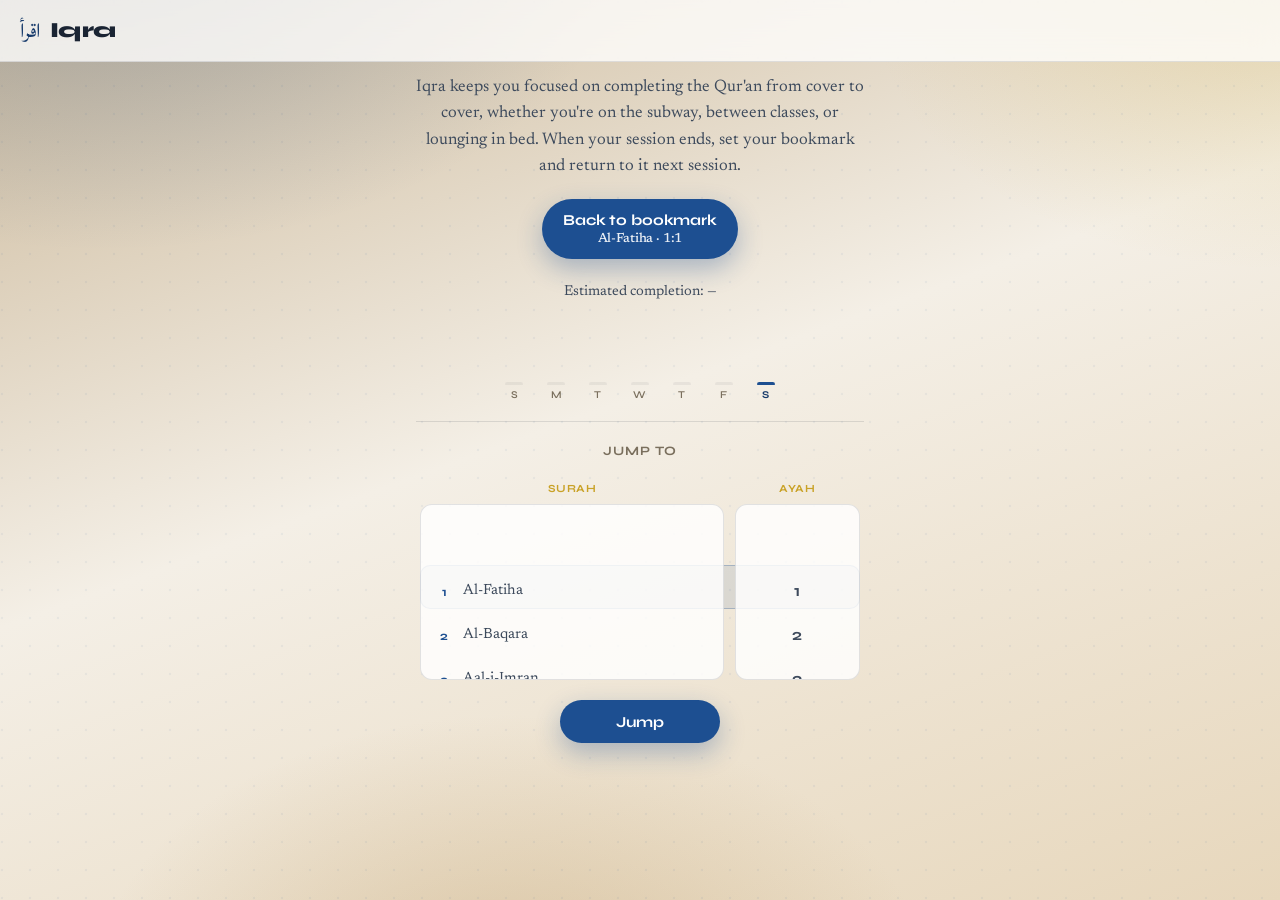
<file: index.html>
<!DOCTYPE html>
<html lang="en">
  <head>
    <meta charset="utf-8" />
    <meta http-equiv="refresh" content="0; url=static/#/" />
    <title>Iqra</title>
    <link rel="canonical" href="static/#/" />
  </head>
  <body>
    <p><a href="static/#/">Open Iqra</a></p>
  </body>
</html>
</file>
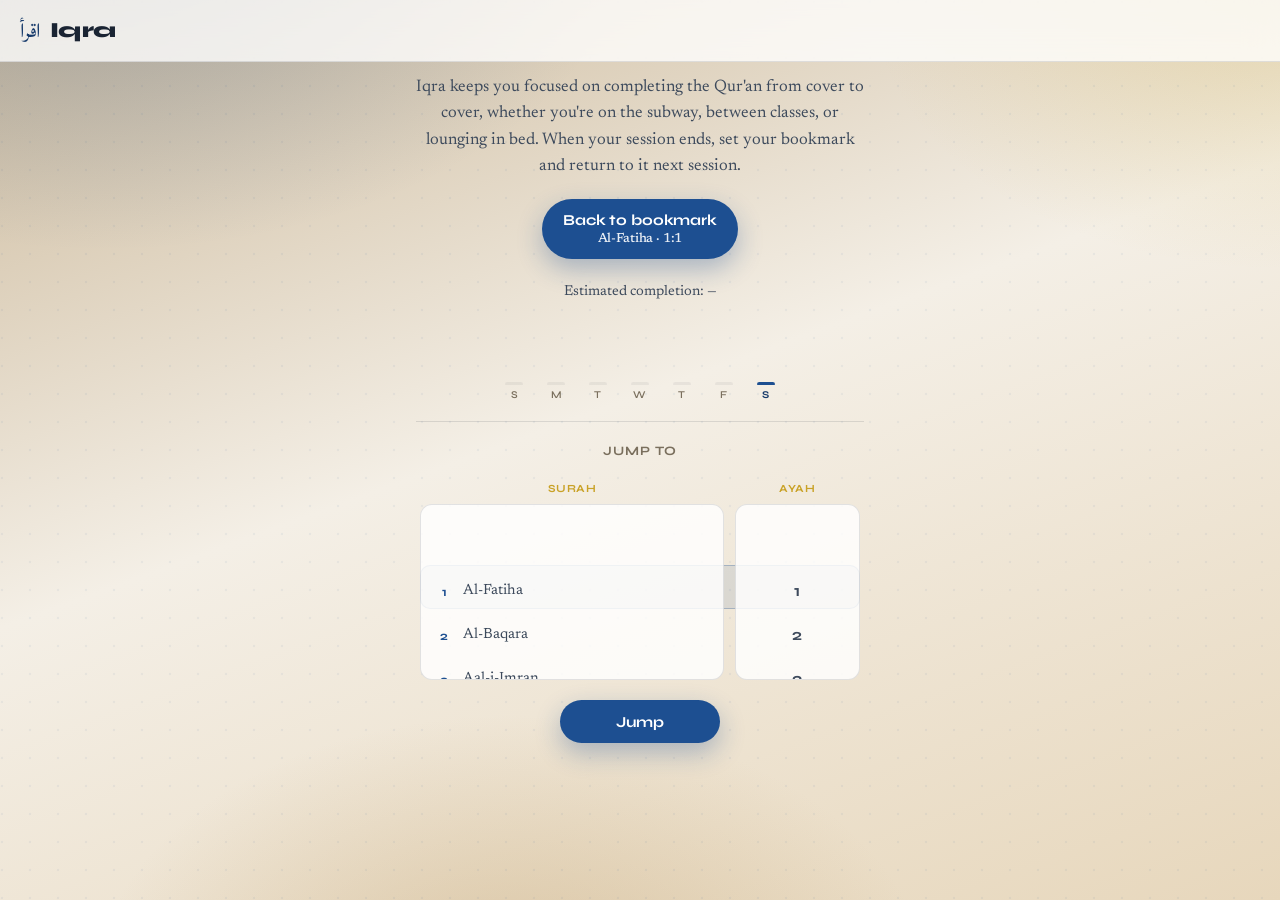
<file: static/index.html>
<!DOCTYPE html>
<html lang="en">
  <head>
    <meta charset="utf-8" />
    <meta name="viewport" content="width=device-width, initial-scale=1, viewport-fit=cover" />
    <meta name="theme-color" content="#1d4f91" />
    <meta name="mobile-web-app-capable" content="yes" />
    <meta name="apple-mobile-web-app-capable" content="yes" />
    <meta name="apple-mobile-web-app-status-bar-style" content="default" />
    <meta name="apple-mobile-web-app-title" content="Iqra" />
    <meta name="description" content="Iqra — read the Quran straight through, with Uthmani Arabic and Qarai English." />
    <title>Iqra</title>
    <link rel="preconnect" href="https://fonts.googleapis.com" />
    <link rel="preconnect" href="https://fonts.gstatic.com" crossorigin />
    <link
      href="https://fonts.googleapis.com/css2?family=Lateef:wght@400;600&family=Newsreader:ital,opsz,wght@0,6..72,400;0,6..72,500;0,6..72,600;1,6..72,400&family=Syne:wght@600;700;800&display=swap"
      rel="stylesheet"
    />
    <link rel="stylesheet" href="styles.css?v=56" />
  </head>
  <body>
    <div class="atmosphere" aria-hidden="true"></div>

    <header class="topbar">
      <a class="brand" href="#/" aria-label="Iqra home">
        <span class="brand-ar" lang="ar" dir="rtl">اقرأ</span>
        <span class="brand-en">Iqra</span>
      </a>
    </header>

    <main id="app" class="app"></main>

    <script src="app.js?v=56" type="module"></script>
  </body>
</html>
</file>
<file: static/styles.css>
:root {
  --ink: #1a2433;
  --ink-soft: #3d4a5c;
  --muted: #7a6f5d;
  --paper: #f7f3ea;
  --paper-deep: #e8dfd0;
  --leaf: #1d4f91; /* blue */
  --leaf-deep: #163a6b;
  --gold: #c9a227;
  --tan: #c4a574;
  --line: rgba(26, 36, 51, 0.12);
  --shadow: 0 16px 40px rgba(26, 36, 51, 0.14);
  --surface: rgba(255, 255, 255, 0.82);
  --surface-strong: #ffffff;
  --stripe-a: #ffffff;
  --stripe-b: #efe6d6; /* tan */
  --ar-size: 2.6rem;
  --en-size: 1.4rem;
  --radius: 18px;
  --font-brand: "Syne", sans-serif;
  --font-en: "Newsreader", "Iowan Old Style", "Palatino Linotype", serif;
  --font-ar: "Lateef", "Traditional Arabic", serif;
  --ease: cubic-bezier(0.22, 1, 0.36, 1);
}

*,
*::before,
*::after {
  box-sizing: border-box;
}

html {
  scroll-behavior: smooth;
  overscroll-behavior: none;
}

body {
  margin: 0;
  min-height: 100vh;
  min-height: 100dvh;
  color: var(--ink);
  font-family: var(--font-en);
  background: #d9cbb5;
  line-height: 1.55;
  -webkit-text-size-adjust: 100%;
  text-size-adjust: 100%;
}

.atmosphere {
  position: fixed;
  inset: 0;
  z-index: -1;
  background:
    radial-gradient(980px 620px at 8% -10%, rgba(29, 79, 145, 0.28), transparent 55%),
    radial-gradient(820px 540px at 100% 0%, rgba(201, 162, 39, 0.22), transparent 50%),
    radial-gradient(760px 500px at 40% 110%, rgba(196, 165, 116, 0.45), transparent 55%),
    linear-gradient(160deg, #cbb89a 0%, #f4efe6 46%, #e7d7bc 100%);
  animation: drift 30s var(--ease) infinite alternate;
}

.atmosphere::after {
  content: "";
  position: absolute;
  inset: 0;
  opacity: 0.06;
  background-image: url("data:image/svg+xml,%3Csvg xmlns='http://www.w3.org/2000/svg' width='28' height='28' viewBox='0 0 28 28'%3E%3Ccircle cx='2' cy='2' r='1.2' fill='%231d4f91'/%3E%3C/svg%3E");
  background-size: 28px 28px;
  pointer-events: none;
}

@keyframes drift {
  from {
    filter: saturate(1) brightness(1);
    transform: scale(1);
  }
  to {
    filter: saturate(1.06) brightness(1.03);
    transform: scale(1.02);
  }
}

.sr-only {
  position: absolute;
  width: 1px;
  height: 1px;
  padding: 0;
  margin: -1px;
  overflow: hidden;
  clip: rect(0, 0, 0, 0);
  border: 0;
}

.topbar {
  position: sticky;
  top: 0;
  z-index: 20;
  display: flex;
  align-items: center;
  justify-content: space-between;
  gap: 1rem;
  padding: 0.85rem 1.25rem;
  padding-top: max(0.85rem, env(safe-area-inset-top));
  padding-left: max(1.25rem, env(safe-area-inset-left));
  padding-right: max(1.25rem, env(safe-area-inset-right));
  backdrop-filter: blur(16px) saturate(1.1);
  background: rgba(255, 255, 255, 0.78);
  border-bottom: 1px solid var(--line);
}

.brand {
  display: inline-flex;
  align-items: baseline;
  gap: 0.55rem;
  text-decoration: none;
  color: inherit;
}

.brand-ar {
  font-family: var(--font-ar);
  font-size: 1.65rem;
  line-height: 1;
  color: var(--leaf-deep);
}

.brand-en {
  font-family: var(--font-brand);
  font-weight: 800;
  letter-spacing: -0.03em;
  font-size: 1.35rem;
}

.icon-btn {
  appearance: none;
  border: 1px solid transparent;
  background: transparent;
  color: var(--ink);
  width: 2.75rem;
  height: 2.75rem;
  border-radius: 999px;
  display: grid;
  place-items: center;
  cursor: pointer;
  font: inherit;
  font-size: 1.4rem;
  transition: background 0.2s var(--ease), border-color 0.2s var(--ease);
  -webkit-tap-highlight-color: transparent;
}

.icon-btn:hover,
.icon-btn:focus-visible {
  background: rgba(29, 79, 145, 0.1);
  border-color: rgba(29, 79, 145, 0.28);
  outline: none;
}

.app {
  width: min(720px, calc(100% - 2rem));
  margin: 0 auto;
  padding: 1.5rem 0 4rem;
  padding-bottom: max(4rem, calc(2rem + env(safe-area-inset-bottom)));
}

body.is-reading,
body.is-home {
  overflow: hidden;
  height: 100vh;
  height: 100dvh;
  display: flex;
  flex-direction: column;
  overscroll-behavior: none;
}

body.is-reading .topbar,
body.is-home .topbar {
  position: relative;
  flex: 0 0 auto;
}

body.is-reading .app {
  width: 100%;
  max-width: none;
  margin: 0;
  padding: 0;
  flex: 1 1 auto;
  min-height: 0;
  height: auto;
}

/* Home: no page scroll (jump wheels scroll on their own). */
body.is-home .app {
  flex: 1 1 auto;
  min-height: 0;
  overflow: hidden;
  overscroll-behavior: none;
  padding: 0.5rem 0 max(0.75rem, env(safe-area-inset-bottom));
  touch-action: manipulation;
}

/* Home */
.home {
  animation: rise 0.7s var(--ease) both;
  height: 100%;
  min-height: 0;
  display: flex;
  align-items: flex-start;
  justify-content: center;
  padding-top: 0.15rem;
  overflow: hidden;
  overscroll-behavior: none;
}

@keyframes rise {
  from {
    opacity: 0;
    transform: translateY(14px);
  }
  to {
    opacity: 1;
    transform: translateY(0);
  }
}

.home-pane {
  --home-gap: 1.25rem;
  width: min(100%, 28rem);
  margin: 0 auto;
  text-align: center;
}

.hero {
  padding: 0.15rem 0 0;
  margin: 0 0 var(--home-gap);
  text-align: center;
}

.hero p {
  margin: 0 auto;
  max-width: 28rem;
  color: var(--ink-soft);
  font-size: 1.05rem;
}

.cta-row {
  display: flex;
  flex-wrap: wrap;
  gap: 0.65rem;
  justify-content: center;
  margin-top: var(--home-gap);
}

.btn {
  appearance: none;
  border: none;
  cursor: pointer;
  font-family: var(--font-brand);
  font-weight: 700;
  font-size: 0.95rem;
  letter-spacing: -0.01em;
  padding: 0.8rem 1.25rem;
  border-radius: 999px;
  text-decoration: none;
  display: inline-flex;
  align-items: center;
  gap: 0.4rem;
  transition: transform 0.2s var(--ease), box-shadow 0.2s var(--ease);
}

.btn:hover {
  transform: translateY(-1px);
}

.btn-primary {
  background: var(--leaf);
  color: #ffffff;
  box-shadow: 0 10px 26px rgba(29, 79, 145, 0.32);
}

.btn-ghost {
  background: var(--surface-strong);
  color: var(--ink);
  border: 1px solid var(--line);
}

.btn-bookmark {
  flex-direction: column;
  gap: 0.15rem;
  padding: 0.75rem 1.35rem;
  line-height: 1.2;
  text-align: center;
}

.btn-bookmark-title {
  font-size: 0.95rem;
}

.btn-bookmark-where {
  font-family: var(--font-en);
  font-weight: 500;
  font-size: 0.82rem;
  opacity: 0.9;
}

.week-progress {
  margin: var(--home-gap) auto 0;
  max-width: 18rem;
  text-align: center;
}

.week-progress-head {
  margin-bottom: 0.55rem;
}

.week-progress-eta {
  font-size: 0.88rem;
  color: var(--ink-soft);
}

.week-chart {
  display: grid;
  grid-template-columns: repeat(7, 1fr);
  gap: 0.35rem;
  align-items: end;
  height: 5.5rem;
  /* Room for counts sitting above the tallest bar. */
  padding-top: 0.85rem;
}

.week-bar {
  display: flex;
  flex-direction: column;
  align-items: center;
  gap: 0.3rem;
  min-width: 0;
  height: 100%;
}

.week-bar-track {
  flex: 1 1 auto;
  width: 100%;
  max-width: 1.15rem;
  display: flex;
  align-items: flex-end;
  justify-content: center;
}

.week-bar-stack {
  position: relative;
  width: 100%;
  min-height: 0;
  transition: height 0.35s var(--ease);
}

.week-bar-value {
  position: absolute;
  left: 50%;
  bottom: 100%;
  transform: translate(-50%, -0.15rem);
  font-family: var(--font-brand);
  font-size: 0.62rem;
  font-weight: 700;
  line-height: 1;
  color: var(--ink-soft);
  white-space: nowrap;
}

.week-bar-fill {
  width: 100%;
  height: 100%;
  min-height: 3px;
  border-radius: 6px 6px 2px 2px;
  background: rgba(29, 79, 145, 0.45);
}

.week-bar.is-empty .week-bar-fill {
  min-height: 0;
  background: rgba(26, 36, 51, 0.06);
  height: 3px;
}

.week-bar.is-empty .week-bar-stack {
  height: 3px !important;
}

.week-bar.is-today .week-bar-fill {
  background: var(--leaf);
}

.week-bar.is-today .week-bar-label,
.week-bar.is-today .week-bar-value {
  color: var(--leaf-deep);
  font-weight: 700;
}

.week-bar-label {
  font-family: var(--font-brand);
  font-size: 0.65rem;
  font-weight: 600;
  letter-spacing: 0.02em;
  color: var(--muted);
  line-height: 1;
}

.jump {
  margin: 0 auto;
  max-width: 28rem;
  padding: var(--home-gap) 0.25rem 0;
  border-top: 1px solid var(--line);
}

.jump-title {
  margin: 0 0 var(--home-gap);
  text-align: center;
  font-family: var(--font-brand);
  font-size: 0.8rem;
  font-weight: 700;
  letter-spacing: 0.08em;
  text-transform: uppercase;
  color: var(--muted);
}

.jump-wheels {
  display: grid;
  grid-template-columns: 1.7fr 0.7fr;
  gap: 0.65rem;
  position: relative;
}

.jump-wheels::before {
  content: "";
  position: absolute;
  left: 0;
  right: 0;
  /* Center highlight in a 4-row wheel (item = 44px). */
  top: calc(1.1rem + 44px * 1.5);
  height: 44px;
  border-radius: 10px;
  background: rgba(29, 79, 145, 0.1);
  border: 1px solid rgba(29, 79, 145, 0.28);
  pointer-events: none;
  z-index: 0;
}

.jump-col {
  display: flex;
  flex-direction: column;
  gap: 0.35rem;
  min-width: 0;
  position: relative;
  z-index: 1;
}

.jump-label {
  font-family: var(--font-brand);
  font-size: 0.68rem;
  font-weight: 700;
  letter-spacing: 0.06em;
  text-transform: uppercase;
  color: var(--gold);
  text-align: center;
}

.jump-wheel {
  height: calc(44px * 4);
  overflow-y: auto;
  overscroll-behavior: contain;
  scroll-snap-type: y mandatory;
  -webkit-overflow-scrolling: touch;
  scrollbar-width: none;
  border-radius: 12px;
  background: var(--surface);
  border: 1px solid var(--line);
}

.jump-wheel::-webkit-scrollbar {
  display: none;
}

.jump-pad {
  /* Lets first/last items sit in the center snap row of a 4-tall wheel. */
  height: calc(44px * 1.5);
  flex-shrink: 0;
}

.jump-option {
  height: 44px;
  box-sizing: border-box;
  scroll-snap-align: center;
  display: flex;
  align-items: center;
  justify-content: flex-start;
  gap: 0.45rem;
  padding: 0 0.7rem;
  font-size: 0.92rem;
  color: var(--ink-soft);
  white-space: nowrap;
  overflow: hidden;
}

.jump-option--ayah {
  justify-content: center;
  font-family: var(--font-brand);
  font-weight: 700;
  font-size: 1rem;
}

.jump-num {
  flex: 0 0 auto;
  font-family: var(--font-brand);
  font-weight: 700;
  font-size: 0.78rem;
  color: var(--leaf);
  min-width: 1.5rem;
}

.jump-name {
  overflow: hidden;
  text-overflow: ellipsis;
}

.jump-actions {
  display: flex;
  justify-content: center;
  margin-top: var(--home-gap);
}

.jump-actions .btn {
  min-width: 10rem;
  justify-content: center;
}

/* Reader */
.reader {
  animation: rise 0.55s var(--ease) both;
  display: flex;
  flex-direction: column;
  height: 100%;
  min-height: 0;
}

.reader-head {
  flex: 0 0 auto;
  display: flex;
  align-items: center;
  justify-content: space-between;
  gap: 0.75rem;
  flex-wrap: nowrap;
  text-align: start;
  padding: 0.35rem 0.85rem;
  padding-left: max(0.85rem, env(safe-area-inset-left));
  padding-right: max(0.85rem, env(safe-area-inset-right));
  border-bottom: 1px solid var(--line);
  background: rgba(255, 255, 255, 0.7);
  min-width: 0;
}

.reader-head-titles {
  display: flex;
  align-items: baseline;
  gap: 0.65rem;
  min-width: 0;
  flex: 1 1 auto;
}

.reader-pane {
  flex: 1 1 auto;
  min-width: 0;
  min-height: 0;
  overflow: auto;
  overscroll-behavior: contain;
  overscroll-behavior-x: none;
  touch-action: pan-y;
  padding: 0;
  padding-left: env(safe-area-inset-left);
  padding-right: env(safe-area-inset-right);
  padding-bottom: env(safe-area-inset-bottom);
  -webkit-overflow-scrolling: touch;
}

.reader-head .meta {
  flex: 0 0 auto;
  font-family: var(--font-brand);
  font-size: 0.7rem;
  font-weight: 700;
  letter-spacing: 0.06em;
  text-transform: uppercase;
  color: var(--gold);
  white-space: nowrap;
}

.reader-head h1 {
  margin: 0;
  flex: 0 1 auto;
  font-family: var(--font-ar);
  font-size: 1.35rem;
  font-weight: 400;
  line-height: 1.15;
  white-space: nowrap;
  overflow: hidden;
  text-overflow: ellipsis;
  min-width: 0;
}

.reader-head .en-name {
  margin: 0;
  flex: 0 1 auto;
  color: var(--ink-soft);
  font-size: 0.88rem;
  line-height: 1.2;
  white-space: nowrap;
  overflow: hidden;
  text-overflow: ellipsis;
  min-width: 0;
}

.reader-nav {
  display: flex;
  justify-content: center;
  align-items: center;
  gap: 0.65rem;
  margin: 0;
  padding: 0.85rem 1rem;
  flex-wrap: wrap;
}

.reader-nav--start {
  border-bottom: 1px solid var(--line);
}

.reader-nav--end {
  border-top: 1px solid var(--line);
  margin-top: 0.5rem;
  padding-bottom: max(1.25rem, env(safe-area-inset-bottom));
}

.reader-nav .btn {
  padding: 0.7rem 1.15rem;
  font-size: 0.9rem;
  width: auto;
  min-width: 9.5rem;
  justify-content: center;
}

.surah-nav-spacer {
  display: none;
}

.attribution a {
  color: var(--leaf-deep);
}

.pane-swipe-hint {
  margin: 0;
  padding: 0;
  flex: 0 1 11.5rem;
  max-width: 42%;
  text-align: right;
  font-family: var(--font-brand);
  font-size: 0.62rem;
  font-weight: 700;
  letter-spacing: 0.03em;
  line-height: 1.25;
  text-transform: uppercase;
  color: var(--muted);
}

.reader-swipe {
  overflow: hidden;
  width: 100%;
}

.reader-swipe-track {
  display: flex;
  align-items: flex-start;
  width: 200%;
  transition: transform 0.14s ease-out;
  will-change: transform;
}

.reader-swipe[data-mode="wbw"] .reader-swipe-track {
  transform: translateX(-50%);
}

.reader-swipe-panel {
  width: 50%;
  flex: 0 0 50%;
  box-sizing: border-box;
  min-width: 0;
}

.verse {
  position: relative;
  padding: 1.35rem 1rem 1.35rem;
  margin: 0;
  border-bottom: none;
  border-radius: 0;
  scroll-margin-top: 0.75rem;
  transition: background 0.25s var(--ease), box-shadow 0.25s var(--ease);
  -webkit-touch-callout: none;
  user-select: none;
}

.verse.is-odd {
  background: var(--stripe-a);
}

.verse.is-even {
  background: var(--stripe-b);
}

/* Rukuʿ-ending ayah: stable light blue (not tied to bookmark/aim). */
.verse.is-ruku-end,
.verse.is-ruku-end.is-odd,
.verse.is-ruku-end.is-even {
  background: #d4e4f7;
}

.verse.is-bookmark {
  outline: 2px solid var(--leaf-deep);
  outline-offset: -2px;
}

.verse.is-ruku-end.is-bookmark,
.verse.is-ruku-end.is-bookmark.is-odd,
.verse.is-ruku-end.is-bookmark.is-even {
  background: #d4e4f7;
}

.verse.bookmark-flash {
  outline: 2.5px solid var(--leaf-deep);
  outline-offset: -2px;
}

.reader-nav .btn {
  font: inherit;
}

.ayah-marker {
  position: absolute;
  top: 0;
  left: 50%;
  transform: translate(-50%, -50%);
  z-index: 2;
  display: flex;
  justify-content: center;
  align-items: center;
  pointer-events: none;
}

.ayah-num {
  display: inline-flex;
  align-items: center;
  justify-content: center;
  min-width: 1.7rem;
  height: 1.7rem;
  padding: 0 0.4rem;
  border: 1px solid rgba(29, 79, 145, 0.4);
  border-radius: 999px;
  font-family: var(--font-brand);
  font-size: 0.75rem;
  font-weight: 700;
  color: var(--leaf-deep);
  background: #ffffff;
  box-shadow: 0 1px 4px rgba(26, 36, 51, 0.12);
}

.verse-en {
  margin: 0;
  font-family: var(--font-en);
  font-optical-sizing: auto;
  font-size: calc(var(--en-size) * 1.04);
  font-weight: 400;
  color: var(--ink);
  line-height: 1.7;
  letter-spacing: 0.01em;
}

.wbw {
  direction: rtl;
  text-align: right;
  line-height: 1.2;
}

.wbw-word {
  display: inline-block;
  vertical-align: top;
  text-align: center;
  margin: 0.35rem 0.55rem 0.55rem;
  max-width: 7.5rem;
}

.wbw-ar {
  display: block;
  font-family: var(--font-ar);
  font-size: calc(var(--ar-size) * 0.78);
  line-height: 1.55;
  color: var(--ink);
  direction: rtl;
  unicode-bidi: isolate;
}

.wbw-en {
  display: block;
  margin-top: 0.12rem;
  font-size: 0.82rem;
  line-height: 1.3;
  font-weight: 500;
  color: var(--ink-soft);
  direction: ltr;
  unicode-bidi: isolate;
}

.wbw-status {
  margin: 0;
  color: var(--muted);
  font-size: 0.9rem;
}

.ruku-end {
  display: flex;
  align-items: center;
  gap: 0.75rem;
  margin: 0.35rem 0 0.15rem;
  color: var(--muted);
  font-family: var(--font-brand);
  font-size: 0.72rem;
  font-weight: 700;
  letter-spacing: 0.06em;
  text-transform: uppercase;
}

body.hide-ruku .ruku-end {
  display: none;
}

.ruku-end::before,
.ruku-end::after {
  content: "";
  flex: 1;
  height: 1px;
  background: linear-gradient(90deg, transparent, rgba(201, 162, 39, 0.6), transparent);
}

.loading,
.error {
  text-align: center;
  padding: 4rem 1rem;
  color: var(--ink-soft);
}

.error {
  color: #8a3a2a;
}

/* Drawers */
.drawer {
  position: fixed;
  inset: 0;
  z-index: 40;
  background: rgba(26, 36, 51, 0.4);
  display: grid;
  justify-items: end;
  animation: fade 0.25s var(--ease);
}

.drawer[hidden] {
  display: none;
}

@keyframes fade {
  from {
    opacity: 0;
  }
  to {
    opacity: 1;
  }
}

.drawer-panel {
  width: min(380px, 100%);
  height: 100%;
  background: var(--paper);
  box-shadow: var(--shadow);
  display: flex;
  flex-direction: column;
  animation: slide 0.35s var(--ease);
  border-left: 1px solid var(--line);
}

.drawer-panel--narrow {
  width: min(320px, 100%);
}

@keyframes slide {
  from {
    transform: translateX(16px);
    opacity: 0.6;
  }
  to {
    transform: translateX(0);
    opacity: 1;
  }
}

.drawer-head {
  display: flex;
  align-items: center;
  justify-content: space-between;
  padding: 1rem 1rem 0.5rem;
}

.drawer-head h2 {
  margin: 0;
  font-family: var(--font-brand);
  font-size: 1.2rem;
}

.search-wrap {
  padding: 0.5rem 1rem 0.75rem;
  display: block;
}

.search-wrap input {
  width: 100%;
  border: 1px solid var(--line);
  background: rgba(255, 255, 255, 0.55);
  border-radius: 12px;
  padding: 0.7rem 0.85rem;
  font: inherit;
  color: inherit;
}

.search-wrap input:focus {
  outline: 2px solid rgba(47, 107, 87, 0.35);
  border-color: transparent;
}

.surah-list {
  overflow: auto;
  padding: 0 0.5rem 1.5rem;
  flex: 1;
}

.surah-item {
  display: grid;
  grid-template-columns: 2.4rem 1fr auto;
  gap: 0.65rem;
  align-items: center;
  width: 100%;
  text-align: left;
  border: none;
  background: transparent;
  padding: 0.7rem 0.65rem;
  border-radius: 12px;
  cursor: pointer;
  font: inherit;
  color: inherit;
}

.surah-item:hover,
.surah-item.is-active {
  background: rgba(47, 107, 87, 0.1);
}

.surah-item .num {
  font-family: var(--font-brand);
  font-weight: 700;
  color: var(--leaf);
}

.surah-item .name {
  font-weight: 600;
  display: block;
}

.surah-item .sub {
  color: var(--muted);
  font-size: 0.82rem;
}

.surah-item .ar {
  font-family: var(--font-ar);
  font-size: 1.25rem;
  color: var(--ink-soft);
}

.prefs {
  padding: 0.5rem 1.25rem 1rem;
  display: grid;
  gap: 1rem;
}

.pref {
  display: grid;
  gap: 0.45rem;
  font-size: 0.92rem;
}

.pref--toggle {
  grid-template-columns: 1fr auto;
  align-items: center;
}

.pref input[type="range"] {
  width: 100%;
  accent-color: var(--leaf);
}

.attribution {
  margin: auto 1.25rem 1.5rem;
  font-size: 0.78rem;
  color: var(--muted);
  line-height: 1.45;
}

@media (max-width: 520px) {
  .app {
    width: min(100% - 1.25rem, 720px);
  }

  .hero {
    padding: 0.1rem 0 0;
  }

  .hero p {
    font-size: 1rem;
  }

  .cta-row .btn {
    width: 100%;
    justify-content: center;
  }

  .drawer-panel,
  .drawer-panel--narrow {
    width: min(100%, 100vw);
  }
}

@media (prefers-reduced-motion: reduce) {
  *,
  *::before,
  *::after {
    animation: none !important;
    transition: none !important;
  }
}
</file>
